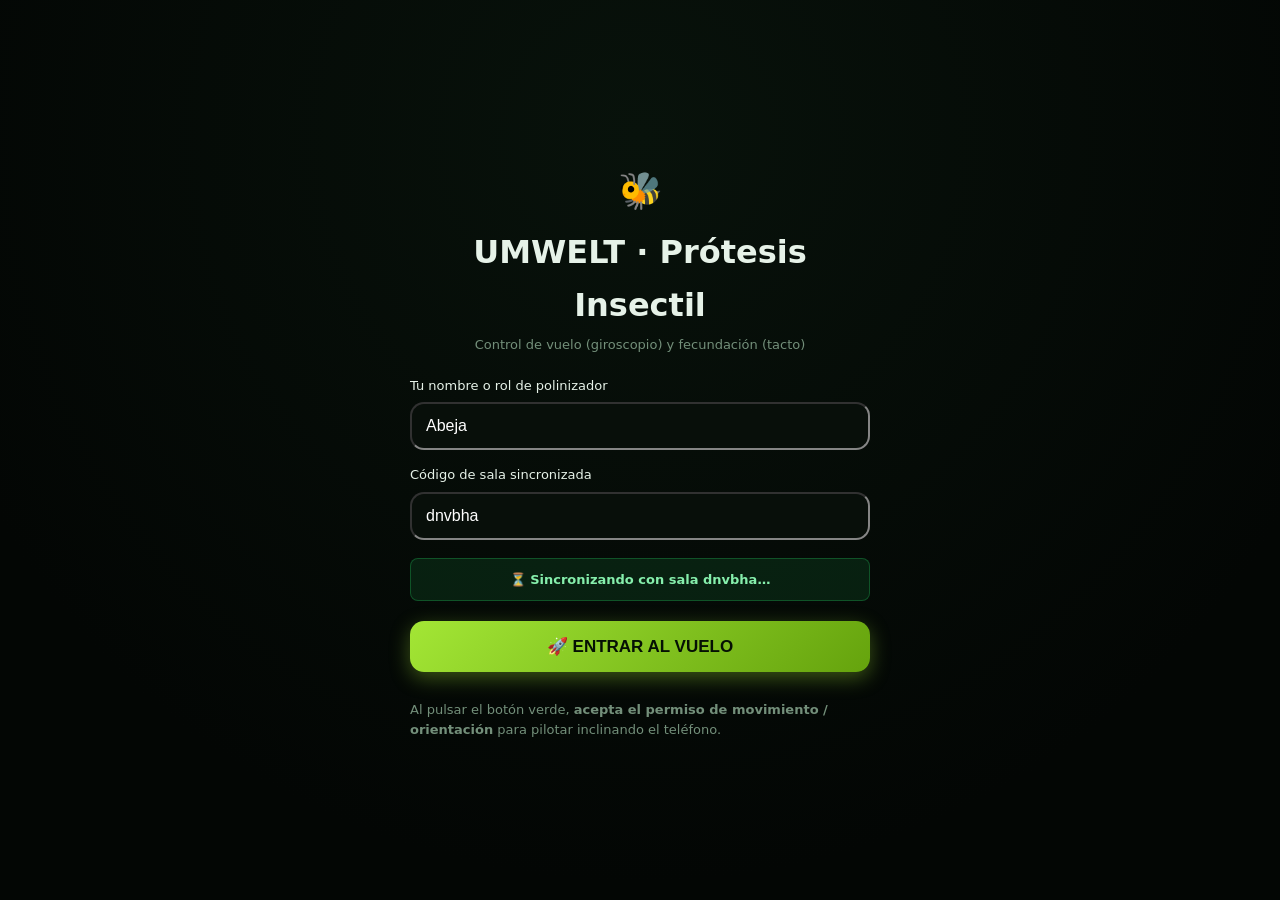
<file: public/index.html>
<!doctype html>
<html lang="es">
<head>
<meta charset="utf-8">
<meta name="viewport" content="width=device-width,initial-scale=1,viewport-fit=cover,user-scalable=no,maximum-scale=1">
<meta name="theme-color" content="#0a0710">
<meta name="apple-mobile-web-app-capable" content="yes">
<link rel="manifest" href="manifest.webmanifest">
<title>Tacto · control remoto</title>
<link rel="stylesheet" href="ui.css?v=20261116_2315">
<style>
  * { -webkit-tap-highlight-color: transparent; -webkit-touch-callout: none; box-sizing: border-box; }
  html, body { 
    height: 100%; min-height: 100dvh; margin: 0; padding: 0;
    font-size: 16px; overscroll-behavior: none; user-select: none; -webkit-user-select: none; 
  }
  body { 
    display: flex; flex-direction: column; gap: var(--sp-2); 
    padding: max(var(--sp-2), env(safe-area-inset-top)) max(var(--sp-3), env(safe-area-inset-right)) max(var(--sp-2), env(safe-area-inset-bottom)) max(var(--sp-3), env(safe-area-inset-left)); 
    background: radial-gradient(circle at 50% 15%, #08120b 0%, #030604 75%);
  }
  input { width: 100%; min-height: 48px; padding: 12px 14px; border-radius: var(--r-m); background: var(--bg-2); user-select: text; -webkit-user-select: text; font-size: 16px; /* 16px evita el zoom de iOS */ }
  label { font-size: 13px; font-weight: 500; }
  button { min-height: 48px; border-radius: var(--r-m); padding: 12px; font-weight: 600; }
  #join { display: flex; flex-direction: column; gap: var(--sp-3); margin: auto 0; max-width: 460px; width: 100%; align-self: center; }
  #join .field { display: flex; flex-direction: column; gap: 6px; }
  #join .note { color: var(--mut); font-size: 13px; line-height: 1.5; }
  #go { margin-top: var(--sp-2); font-size: 17px; }
  #run { display: none; flex: 1; min-height: 0; flex-direction: column; gap: var(--sp-2); }
  #bar { display: flex; justify-content: space-between; align-items: center; color: var(--mut); font-size: 13px; gap: var(--sp-2); padding: 0 var(--sp-1); }
  #bar { background: var(--card); border: 1px solid var(--line); border-radius: 999px; padding: 8px 14px; }
  #st { font-weight: 600; } #st.on { color: var(--ok); } #st.warn { color: var(--warn); }
  
  /* Botón gigante táctil de fecundación */
  .fecundar-btn {
    width: 100%; min-height: 68px; padding: 12px 16px; border-radius: var(--r-m);
    border: 2px solid rgba(163, 230, 53, 0.45);
    background: linear-gradient(135deg, rgba(163,230,53,0.16), rgba(101,163,13,0.24));
    color: #f7fee7; cursor: pointer; display: flex; flex-direction: column;
    align-items: center; justify-content: center; gap: 3px;
    box-shadow: 0 4px 18px rgba(0,0,0,0.35), inset 0 0 14px rgba(163,230,53,0.12);
    transition: all 120ms ease; user-select: none; -webkit-user-select: none;
    touch-action: none;
  }
  .fecundar-btn .btn-icon { font-size: 24px; line-height: 1; }
  .fecundar-btn .btn-title { font-size: 15px; font-weight: 800; letter-spacing: 0.04em; color: #bef264; }
  .fecundar-btn .btn-sub { font-size: 11px; color: #a3e635; opacity: 0.85; }
  .fecundar-btn:active, .fecundar-btn.fecundando {
    background: linear-gradient(135deg, #a3e635, #65a30d);
    color: #051004; border-color: #f7fee7;
    transform: scale(0.98);
    box-shadow: 0 0 28px rgba(163,230,53,0.65), inset 0 0 16px rgba(255,255,255,0.4);
  }
  .fecundar-btn.fecundando .btn-title { color: #051004; }
  .fecundar-btn.fecundando .btn-sub { color: #1e3a0a; font-weight: 600; }

  #surface { position: relative; flex: 1; min-height: 180px; border-radius: var(--r-l); border: 1px solid var(--line-2); overflow: hidden; touch-action: none;
             background: radial-gradient(circle at 50% 40%, #152217, #070e08 72%); }
  #cv { position: absolute; inset: 0; width: 100%; height: 100%; pointer-events: none; }
  #hud { position: absolute; left: 12px; top: 10px; right: 12px; font: 12px/1.5 var(--mono); color: #d8d2ee; pointer-events: none; white-space: pre; text-shadow: 0 1px 2px #000; overflow: hidden; }
  #hint { position: absolute; inset: 0; display: grid; place-items: center; color: var(--mut); pointer-events: none; text-align: center; padding: 0 24px; font-size: 14px; }
  #motionBar { display: flex; justify-content: space-between; align-items: center; background: var(--card); border: 1px solid var(--line); border-radius: 999px; padding: 8px 16px; font-size: 12px; color: var(--mut); margin-top: 2px; }
  .msg { font-size: 13px; }
  @media (max-height: 520px) { #hud { font-size: 11px; } .fecundar-btn { min-height: 54px; } }
</style>
</head>
<body>
  <div id="join" class="card">
    <div style="text-align: center; margin-bottom: 6px;">
      <span style="font-size: 36px;">🐝</span>
      <h1 style="margin: 6px 0 2px 0;">UMWELT <span>· Prótesis Insectil</span></h1>
      <p style="color: var(--mut); font-size: 13px; margin: 0;">Control de vuelo (giroscopio) y fecundación (tacto)</p>
    </div>
    <div class="field"><label for="name">Tu nombre o rol de polinizador</label>
    <input id="name" autocomplete="off" autocapitalize="off" maxlength="24" placeholder="ej: Abeja"></div>
    <div class="field"><label for="sala">Código de sala sincronizada</label>
    <input id="sala" autocomplete="off" autocapitalize="off" autocorrect="off" spellcheck="false" maxlength="24" placeholder="ej: k7m2xq"></div>
    <div id="joinStatus" style="display:none; font-size:13px; font-weight:600; color:#86efac; text-align:center; padding:10px 14px; background:rgba(34,197,94,0.12); border:1px solid rgba(34,197,94,0.3); border-radius:var(--r-s); margin-top:4px;"></div>
    <button id="go" class="primary" style="background: linear-gradient(135deg, #a3e635, #65a30d); color: #051004; font-size: 17px; font-weight: 700; padding: 15px; border: none; box-shadow: 0 6px 20px rgba(163,230,53,0.35); cursor: pointer; margin-top: 6px;">
      🚀 ENTRAR AL VUELO
    </button>
    <div class="msg" id="err" role="alert"></div>
    <div class="note">Al pulsar el botón verde, <b>acepta el permiso de movimiento / orientación</b> para pilotar inclinando el teléfono.</div>
  </div>

  <div id="run">
    <div id="bar"><span id="st" role="status" aria-live="polite">Conectando…</span><span id="info"></span></div>
    
    <!-- INDICADOR VISUAL CLARO DE DEDOS Y GESTOS -->
    <div id="touchStatePill" style="display:flex; align-items:center; justify-content:center; gap:8px; padding:6px 14px; border-radius:999px; background:rgba(255,255,255,0.06); border:1px solid rgba(255,255,255,0.12); font-size:12px; font-weight:600; text-align:center; transition: all 180ms ease;">
      <span id="touchStateIcon">🌱</span>
      <span id="touchStateText">En reposo · Toca con 1, 2 o 3 dedos</span>
    </div>

    <!-- BOTÓN GIGANTE TÁCTIL DE FECUNDACIÓN -->
    <button id="fecundarBtn" class="fecundar-btn" type="button" aria-label="Mantener presionado para fecundar flores en el prado">
      <span class="btn-icon">🌸</span>
      <span class="btn-title">MANTÉN PRESIONADO PARA FECUNDAR</span>
      <span class="btn-sub">✨ Fecunda el prado y libera el enjambre de polen</span>
    </button>

    <!-- CONTROL RÁPIDO DE ZOOM: ALEJAR / NORMAL / ACERCAR -->
    <div style="display:flex; gap:6px; width:100%;">
      <button id="zoomOutPill" type="button" style="flex:1; min-height:36px; padding:6px; font-size:11px; font-weight:600; background:rgba(255,255,255,0.08); border:1px solid var(--line); border-radius:var(--r-s); color:#d4e5d7; cursor:pointer;">🔭 Alejar</button>
      <button id="zoomNormalPill" type="button" style="flex:1; min-height:36px; padding:6px; font-size:11px; font-weight:600; background:rgba(255,255,255,0.08); border:1px solid var(--line); border-radius:var(--r-s); color:#d4e5d7; cursor:pointer;">🐝 FPV Normal</button>
      <button id="zoomInPill" type="button" style="flex:1; min-height:36px; padding:6px; font-size:11px; font-weight:600; background:rgba(255,255,255,0.08); border:1px solid var(--line); border-radius:var(--r-s); color:#d4e5d7; cursor:pointer;">👁️ Acercar UV</button>
    </div>

    <!-- SUPERFICIE DE VUELO Y POLINIZACIÓN TÁCTIL -->
    <div id="surface">
      <canvas id="cv" aria-hidden="true"></canvas>
      <div id="hud" aria-hidden="true"></div>
      <div id="hint">🌿 Desliza con 1 dedo para fecundar<br>🔍 Junta/separa 2 dedos para Zoom<br>🤖 Toca con 3 dedos para Error Maquínico</div>
    </div>

    <div id="motionBar">
      <span>🧭 Prótesis de vuelo</span>
      <b id="v-motion" style="color:var(--neo);">Tacto & Giroscopio Activos</b>
    </div>
    <div class="msg" id="err2" role="alert"></div>
  </div>

<script src="config.js?v=20261118_1410"></script>
<script src="tacto.js?v=20261118_1410"></script>
<script>
'use strict';
const $ = s => document.querySelector(s);
const ls = (k, v) => { try { if (v === undefined) return localStorage.getItem(k); localStorage.setItem(k, v); } catch {} return null; };
const clamp = (v, a = 0, b = 1) => Math.min(b, Math.max(a, v));
const r1 = v => Math.round(v * 10) / 10, r2 = v => Math.round(v * 100) / 100, r3 = v => Math.round(v * 1000) / 1000;

const Q = new URLSearchParams(location.search);
$('#name').value = ls('tacto.name') || 'Abeja';
$('#sala').value = Tacto.clean(Q.get('sala')) || Tacto.clean(ls('tacto.sala')) || '';

let client = null, base = '', name = '', sala = '';
const dev = ls('tacto.dev') || (ls('tacto.dev', Tacto.rand(6)), ls('tacto.dev'));
const pub = (kind, obj, qos = 0, retain = false) => client && client.connected && client.publish(`${base}/${kind}`, JSON.stringify(obj), { qos, retain });

// Actualización reactiva del nombre al escribir
$('#name').addEventListener('input', () => {
  name = $('#name').value.trim() || 'Abeja';
  ls('tacto.name', name);
  if (client && client.connected) publishStatus();
  if ($('#joinStatus') && sala) {
    $('#joinStatus').innerHTML = `🟢 <b>Conectado</b> a la sala <b>${sala}</b><br><span style="font-size:11px; opacity:0.85;">Apareces en pantalla como "${name}"</span>`;
  }
});

// ---------- capacidades detectadas (presión y diámetro dependen del teléfono) ----------
const S = { f: { min: 9, max: -1, n: 0 }, d: { min: 1e9, max: -1, n: 0 } };
const quality = (s, eps) => (!s.n ? 'sin datos aún' : s.max <= 0 ? 'sin dato' : s.n > 20 && s.max - s.min < eps ? 'constante' : 'variable');
const caps = () => ({ presion: quality(S.f, 0.02), diametro: quality(S.d, 1), tacto: 'ontouchstart' in window ? 'touch' : 'puntero' });
let lastCaps = '';
function publishStatus() {
  name = $('#name').value.trim() || 'Abeja';
  pub('status', { online: true, name, caps: { ...caps(), motion: motionOn } }, 1, true);
}

// ---------- conexión MQTT (idempotente y con auto-conexión) ----------
let connectingPromise = null;
async function connect() {
  if (client && client.connected) return;
  if (connectingPromise) return connectingPromise;
  connectingPromise = (async () => {
    name = $('#name').value.trim() || 'Abeja';
    sala = Tacto.clean($('#sala').value) || Tacto.clean(Q.get('sala')) || Tacto.clean(ls('tacto.sala')) || '';
    if (sala.length < 4) return;
    base = `tacto/${sala}/${dev}`;
    const will = { topic: `${base}/status`, payload: JSON.stringify({ online: false, name }), qos: 1, retain: true };
    const o = await Tacto.open({ clientId: 'tel-' + dev, will });
    client = o.client;
    const where = /^wss?:\/\/(localhost|\d+\.\d+\.\d+\.\d+)/.test(o.broker) ? 'broker local' : 'broker público';
    $('#info').textContent = `sala ${sala} · ${where}`;
    client.on('connect', () => {
      $('#st').textContent = '● conectado'; $('#st').className = 'on';
      if ($('#joinStatus')) {
        $('#joinStatus').innerHTML = `🟢 <b>Conectado</b> a la sala <b>${sala}</b><br><span style="font-size:11px; opacity:0.85;">Apareces en pantalla como "<b>${name}</b>"</span>`;
        $('#joinStatus').style.display = 'block';
      }
      client.subscribe(`${base}/cmd`);
      publishStatus();
    });
    client.on('reconnect', () => { $('#st').textContent = 'Reconectando…'; $('#st').className = 'warn'; });
    client.on('offline', () => { $('#st').textContent = 'Sin conexión'; $('#st').className = 'warn'; });
    client.on('error', e => {
      console.error('MQTT error:', e);
      if ($('#err')) $('#err').textContent = 'Error MQTT: ' + (e.message || e);
      if ($('#err2')) $('#err2').textContent = 'MQTT: ' + (e.message || e);
    });
    client.on('message', (t, p) => {
      try { const m = JSON.parse(p.toString()); if (m.ping != null) pub('pong', { t: m.ping }); } catch {}
    });
  })();
  return connectingPromise;
}

// ---------- tacto ----------
const surf = $('#surface'), cv = $('#cv'), g = cv.getContext('2d');
let cur = { n: 0, p: [], ar: 1 }, lastN = 0, queued = false;
function fit() { const d = devicePixelRatio || 1, r = surf.getBoundingClientRect(); cv.width = r.width * d; cv.height = r.height * d; g.setTransform(d, 0, 0, d, 0, 0); }
addEventListener('resize', fit);

function setTouches(p, r) {
  cur = { n: p.length, p, ar: r3(r.width / (r.height || 1)) };
  for (const z of p) {
    S.f.n++; S.f.min = Math.min(S.f.min, z.f); S.f.max = Math.max(S.f.max, z.f);
    S.d.n++; S.d.min = Math.min(S.d.min, z.d); S.d.max = Math.max(S.d.max, z.d);
  }
  if (p.length) $('#hint').style.display = 'none';
  updateTouchStateUI(cur.n);
  if (cur.n !== lastN) { lastN = cur.n; sendTouch(1); } // cambios de cantidad de dedos: entrega garantizada
  else if (!queued) { queued = true; requestAnimationFrame(() => { queued = false; sendTouch(0); }); } // movimiento: hasta ~60 por segundo
}
const sendTouch = qos => pub('touch', { t: Date.now(), n: cur.n, ar: cur.ar, p: cur.p.map(z => ({ i: z.i, x: r3(z.x), y: r3(z.y), f: r3(z.f), d: Math.round(z.d) })) }, qos);

function updateTouchStateUI(n) {
  const pill = $('#touchStatePill');
  const icon = $('#touchStateIcon');
  const text = $('#touchStateText');
  if (!pill || !text) return;
  if (n === 0) {
    pill.style.background = 'rgba(255,255,255,0.06)';
    pill.style.borderColor = 'rgba(255,255,255,0.12)';
    if (icon) icon.textContent = '🌱';
    text.textContent = 'En reposo · Toca con 1, 2 o 3 dedos';
    text.style.color = 'var(--mut)';
  } else if (n === 1) {
    pill.style.background = 'rgba(163,230,53,0.18)';
    pill.style.borderColor = '#a3e635';
    if (icon) icon.textContent = '🌸';
    text.textContent = '1 DEDO: Fecundando flores delicadamente';
    text.style.color = '#bef264';
  } else if (n === 2) {
    pill.style.background = 'rgba(56,189,248,0.22)';
    pill.style.borderColor = '#38bdf8';
    if (icon) icon.textContent = '🔍';
    text.textContent = '2 DEDOS: Control de Zoom (Pellizco In / Out)';
    text.style.color = '#7dd3fc';
  } else {
    pill.style.background = 'rgba(236,72,153,0.35)';
    pill.style.borderColor = '#ec4899';
    if (icon) icon.textContent = '🤖';
    text.textContent = `🚨 ${n} DEDOS: ¡FALLA DE TRADUCCIÓN! (ROBOT)`;
    text.style.color = '#f472b6';
    if (navigator.vibrate) try { navigator.vibrate([70, 50, 70]); } catch {}
  }
}

// Botones directos de Zoom para probar Alejar (Panorámica), Normal y Acercar (UV)
const zoomOutPill = $('#zoomOutPill');
const zoomNormalPill = $('#zoomNormalPill');
const zoomInPill = $('#zoomInPill');

function triggerMobileZoom(x1, x2, label, icon) {
  let count = 0;
  const pill = $('#touchStatePill');
  const iconEl = $('#touchStateIcon');
  const textEl = $('#touchStateText');
  if (pill && textEl) {
    pill.style.background = 'rgba(56,189,248,0.22)';
    pill.style.borderColor = '#38bdf8';
    if (iconEl) iconEl.textContent = icon;
    textEl.textContent = label;
    textEl.style.color = '#7dd3fc';
  }
  const iv = setInterval(() => {
    pub('touch', { t: Date.now(), n: 2, ar: 1, p: [{ i: 1, x: x1, y: 0.5, f: 0.8, d: 30 }, { i: 2, x: x2, y: 0.5, f: 0.8, d: 30 }] }, 1);
    count++;
    if (count >= 6) {
      clearInterval(iv);
      setTimeout(() => {
        if (cur.n === 0) {
          pub('touch', { t: Date.now(), n: 0, ar: 1, p: [] }, 1);
          updateTouchStateUI(0);
        }
      }, 100);
    }
  }, 45);
}

if (zoomOutPill) {
  zoomOutPill.onclick = () => {
    triggerMobileZoom(0.48, 0.52, '🔍 ZOOM OUT: Panorámica (Color Normal)', '🔭');
  };
}
if (zoomNormalPill) {
  zoomNormalPill.onclick = () => {
    triggerMobileZoom(0.38, 0.62, '🔍 ZOOM NORMAL: Vuelo FPV (Color Natural)', '🐝');
  };
}
if (zoomInPill) {
  zoomInPill.onclick = () => {
    triggerMobileZoom(0.12, 0.88, '🔍 ZOOM IN: Espectro UV (Abeja)', '👁️');
  };
}

// Dedos (Touch Events: traen presión y radio de contacto)
const slots = new Map(); // identifier -> casilla 1..5 (estable mientras el dedo siga apoyado)
function slotFor(id) {
  if (slots.has(id)) return slots.get(id);
  const used = new Set(slots.values());
  for (let s = 1; s <= 5; s++) if (!used.has(s)) { slots.set(id, s); return s; }
  return null;
}
function onTouch(e) {
  e.preventDefault();
  const r = surf.getBoundingClientRect();
  const list = Array.from(e.touches && e.touches.length ? e.touches : (e.targetTouches || []));
  const ids = new Set(list.map(t => t.identifier));
  for (const id of [...slots.keys()]) if (!ids.has(id)) slots.delete(id);
  const p = [];
  for (const t of list) {
    const i = slotFor(t.identifier); if (!i) continue;
    const rx = t.radiusX ?? t.webkitRadiusX ?? 0, ry = t.radiusY ?? t.webkitRadiusY ?? 0;
    p.push({ 
      i, 
      x: clamp((t.clientX - r.left) / (r.width || 1)), 
      y: clamp((t.clientY - r.top) / (r.height || 1)), 
      f: t.force ?? t.webkitForce ?? 0.8, 
      d: Math.max(32, rx + ry) 
    });
  }
  setTouches(p.sort((a, b) => a.i - b.i), r);
}
['touchstart', 'touchmove', 'touchend', 'touchcancel'].forEach(n => surf.addEventListener(n, onTouch, { passive: false }));
['gesturestart', 'gesturechange'].forEach(n => document.addEventListener(n, e => e.preventDefault()));
surf.addEventListener('contextmenu', e => e.preventDefault());

// Ratón o lápiz sobre la superficie del teléfono
const ptrs = new Map();
function fromPtrs() {
  const r = surf.getBoundingClientRect(), p = []; let i = 0;
  for (const e of ptrs.values()) { 
    if (++i > 5) break; 
    p.push({ 
      i, 
      x: clamp((e.clientX - r.left) / (r.width || 1)), 
      y: clamp((e.clientY - r.top) / (r.height || 1)), 
      f: e.pressure || 0.8, 
      d: Math.max(35, Math.max(e.width || 0, e.height || 0)) 
    }); 
  }
  setTouches(p, r);
}
surf.addEventListener('pointerdown', e => { if (e.pointerType === 'touch') return; surf.setPointerCapture(e.pointerId); ptrs.set(e.pointerId, e); fromPtrs(); });
surf.addEventListener('pointermove', e => { if (ptrs.has(e.pointerId)) { ptrs.set(e.pointerId, e); fromPtrs(); } });
const pend = e => { if (ptrs.delete(e.pointerId)) fromPtrs(); };
surf.addEventListener('pointerup', pend); surf.addEventListener('pointercancel', pend);

// ================= BOTÓN GIGANTE TÁCTIL DE FECUNDACIÓN =================
const fecundarBtn = $('#fecundarBtn');
let isBtnFecundando = false;
let fecundarInterval = null;
let simulatedBtnTouchAngle = 0;

function startFecundarBtn(e) {
  if (e) { e.preventDefault(); e.stopPropagation(); }
  if (isBtnFecundando) return;
  isBtnFecundando = true;
  fecundarBtn.classList.add('fecundando');
  const titleEl = fecundarBtn.querySelector('.btn-title');
  const iconEl = fecundarBtn.querySelector('.btn-icon');
  const subEl = fecundarBtn.querySelector('.btn-sub');
  if (titleEl) titleEl.textContent = '✨ FECUNDANDO EL PRADO...';
  if (iconEl) iconEl.textContent = '✨';
  if (subEl) subEl.textContent = '🌸 Polinizando y haciendo florecer el campo';

  if (navigator.vibrate) try { navigator.vibrate([35, 45]); } catch {}

  const r = surf.getBoundingClientRect();
  // Primer pulso inmediato
  setTouches([{ i: 1, x: 0.5, y: 0.5, f: 0.85, d: 36 }], r);

  clearInterval(fecundarInterval);
  fecundarInterval = setInterval(() => {
    if (!isBtnFecundando) return;
    // Mantiene el punto centrado y delicado sin descontrol
    setTouches([{ i: 1, x: 0.5, y: 0.5, f: 0.85, d: 36 }], surf.getBoundingClientRect());
  }, 110);
}

function stopFecundarBtn(e) {
  if (e) { e.preventDefault(); e.stopPropagation(); }
  if (!isBtnFecundando) return;
  isBtnFecundando = false;
  clearInterval(fecundarInterval);
  fecundarBtn.classList.remove('fecundando');
  const titleEl = fecundarBtn.querySelector('.btn-title');
  const iconEl = fecundarBtn.querySelector('.btn-icon');
  const subEl = fecundarBtn.querySelector('.btn-sub');
  if (titleEl) titleEl.textContent = 'MANTÉN PRESIONADO PARA FECUNDAR';
  if (iconEl) iconEl.textContent = '🌸';
  if (subEl) subEl.textContent = '✨ Fecunda el prado y libera el enjambre de polen';

  if (cur.p.length <= 1) {
    setTouches([], surf.getBoundingClientRect());
  }
}

['pointerdown', 'touchstart', 'mousedown'].forEach(ev => fecundarBtn.addEventListener(ev, startFecundarBtn, { passive: false }));
['pointerup', 'pointercancel', 'touchend', 'touchcancel', 'mouseup', 'mouseleave'].forEach(ev => fecundarBtn.addEventListener(ev, stopFecundarBtn, { passive: false }));

// Dibujo y panel de datos
function draw() {
  const r = surf.getBoundingClientRect(); g.clearRect(0, 0, r.width, r.height);
  const isLandscape = r.width > r.height;

  // Guía visual interactiva de control
  if (cur.p.length === 0) {
    g.save();
    g.strokeStyle = 'rgba(255, 255, 255, 0.08)';
    g.lineWidth = 1;
    if (isLandscape) {
      g.beginPath();
      g.moveTo(r.width / 2, 16);
      g.lineTo(r.width / 2, r.height - 16);
      g.stroke();

      g.fillStyle = 'rgba(163, 230, 53, 0.45)';
      g.font = 'bold 12px system-ui, sans-serif';
      g.textAlign = 'center';
      g.fillText('🕹️ TIMÓN DE VUELO (PULGAR IZQ)', r.width * 0.25, r.height / 2);
      g.fillText('🌸 FECUNDAR FLORES (PULGAR DER)', r.width * 0.75, r.height / 2);
    } else {
      g.fillStyle = 'rgba(163, 230, 53, 0.45)';
      g.font = 'bold 13px system-ui, sans-serif';
      g.textAlign = 'center';
      g.fillText('🌿 DESLIZA PARA VOLAR Y FECUNDAR', r.width / 2, r.height / 2);
    }
    g.restore();
  }

  for (const z of cur.p) {
    const x = z.x * r.width, y = z.y * r.height, rad = Math.max(26, z.d / 2);
    g.fillStyle = `hsla(${270 + z.f * 80},85%,62%,${0.25 + z.f * 0.5})`; g.beginPath(); g.arc(x, y, rad, 0, 7); g.fill();
    g.strokeStyle = '#e6ff3d'; g.lineWidth = 2.5; g.beginPath(); g.arc(x, y, rad, 0, 7); g.stroke();
    g.beginPath(); g.moveTo(x - rad - 10, y); g.lineTo(x + rad + 10, y); g.moveTo(x, y - rad - 10); g.lineTo(x, y + rad + 10); g.stroke();
    g.fillStyle = '#fff'; g.font = 'bold 13px system-ui'; g.textAlign = 'center';
    const label = isLandscape ? (z.x < 0.5 ? '🕹️ Timón' : '🌸 Polen') : '🐝 ' + z.i;
    g.fillText(label, x, y - rad - 14);
  }
  const c = caps(), lines = [`dedos ${cur.n}`];
  for (const z of cur.p) lines.push(`${z.i}  x ${r2(z.x).toFixed(2)}  y ${r2(z.y).toFixed(2)}`);
  lines.push(`modo: ${isLandscape ? 'horizontal (control de play)' : 'vertical'}`);
  $('#hud').textContent = lines.join('\n');
  requestAnimationFrame(draw);
}
setInterval(() => { const k = JSON.stringify(caps()); if (k !== lastCaps) { lastCaps = k; publishStatus(); } }, 700);
// Heartbeat continuo para garantizar que el lobby del laptop registre al teléfono inmediatamente
setInterval(() => { if (client && client.connected) publishStatus(); }, 2000);

// ---------- giro (orientación normalizada para horizontal / play y vertical) ----------
let motionOn = false, bound = false, ang = null, rot = null, acc = null, mdirty = false;
async function askMotion() { // iOS exige permiso explícito desde un gesto; Android no
  for (const R of [window.DeviceMotionEvent, window.DeviceOrientationEvent])
    if (R && typeof R.requestPermission === 'function') {
      const r = await R.requestPermission();
      if (r !== 'granted') throw new Error('Permiso de movimiento denegado. En iPhone: cierra Safari por completo y vuelve a entrar.');
    }
}
function bindMotion() {
  if (bound) return; bound = true;
  addEventListener('deviceorientation', e => {
    const rawA = e.alpha || 0, rawB = e.beta || 0, rawG = e.gamma || 0;
    // Detección automática: horizontal (control de play) vs vertical
    const oAngle = (screen.orientation && screen.orientation.angle != null) ? screen.orientation.angle : (window.orientation || 0);
    const isLand = Math.abs(oAngle) === 90 || oAngle === 270 || (window.innerWidth > window.innerHeight);

    let roll = rawG;
    let pitch = rawB;

    if (oAngle === 90) {
      // Horizontal girado a la izquierda (como control de play estándar)
      roll = -rawB;
      pitch = rawG;
    } else if (oAngle === 270 || oAngle === -90) {
      // Horizontal girado a la derecha
      roll = rawB;
      pitch = -rawG;
    } else if (isLand && Math.abs(rawG) > Math.abs(rawB)) {
      roll = -rawB;
      pitch = rawG;
    }

    ang = [rawA, pitch, roll];
    mdirty = true;
  });
  addEventListener('devicemotion', e => {
    const r = e.rotationRate, a = e.accelerationIncludingGravity;
    if (r) rot = [r.beta || 0, r.gamma || 0, r.alpha || 0];
    if (a) acc = [a.x || 0, a.y || 0, a.z || 0];
    mdirty = true;
  });
  setInterval(() => {
    if (!motionOn || !mdirty) return; mdirty = false;
    pub('motion', { t: Date.now(), a: ang && ang.map(r1), r: rot && rot.map(r1), c: acc && acc.map(r2) });
    if (ang) {
      const oAngle = (screen.orientation && screen.orientation.angle != null) ? screen.orientation.angle : (window.orientation || 0);
      const mode = (Math.abs(oAngle) === 90 || oAngle === 270 || window.innerWidth > window.innerHeight) ? '🎮 Horizontal (Play)' : '📱 Vertical';
      $('#v-motion').textContent = `${mode} · ${Math.round(ang[2])}°`;
    }
  }, 33);
}

const setOn = (id, on) => { const el = $(id); if (el) { el.classList.toggle('active', on); el.setAttribute('aria-pressed', on); } };
const fail = e => { if ($('#err2')) $('#err2').textContent = e.message || String(e); };

// ---------- entrar al vuelo ----------
async function wake() { try { await navigator.wakeLock?.request('screen'); } catch {} }
$('#go').onclick = async () => {
  name = $('#name').value.trim() || 'Abeja';
  sala = Tacto.clean($('#sala').value);
  if (sala.length < 4) { $('#err').textContent = 'Escribe la sala que muestra la experiencia (mínimo 4 caracteres).'; return; }
  if (!window.isSecureContext) { $('#err').textContent = 'Los sensores de movimiento necesitan HTTPS. El tacto funcionará igual.'; }
  ls('tacto.name', name); ls('tacto.sala', sala);
  try {
    await askMotion();
    bindMotion();
    motionOn = true;
    if ($('#v-motion')) $('#v-motion').textContent = 'Sensores Activos';
  } catch (e) {
    console.warn('Motion error:', e);
    if ($('#err')) $('#err').textContent = e.message + ' Puedes continuar con el tacto.';
  }
  $('#join').style.display = 'none';
  $('#run').style.display = 'flex';
  fit();
  draw();
  wake();
  document.addEventListener('visibilitychange', () => document.visibilityState === 'visible' && wake());
  try {
    await connect();
    publishStatus();
  } catch (e) {
    if ($('#st')) $('#st').textContent = 'No se pudo conectar';
    fail(e);
  }
};

// AUTO-CONEXIÓN INMEDIATA SI VIENE DE CÓDIGO QR (?sala=...)
const initialSala = Tacto.clean(Q.get('sala')) || Tacto.clean($('#sala').value);
if (initialSala.length >= 4) {
  sala = initialSala;
  if ($('#joinStatus')) {
    $('#joinStatus').style.display = 'block';
    $('#joinStatus').innerHTML = `⏳ Sincronizando con sala <b>${sala}</b>…`;
  }
  connect().catch(e => console.warn('Pre-connect error:', e));
}
</script>
</body>
</html>
</file>
<file: public/ui.css>
/* Tacto · UMWELT: El Jardín de Frankenstein
 * Estilos Editoriales / Curatoriales: Atmosférico, Inmersivo y Orgánico.
 */
:root {
  color-scheme: dark;
  --bg: #030604;
  --bg-2: #080f0a;          /* campos */
  --card: #0d1610;
  --card-2: #132018;        /* hover / activo */
  --line: #1a2a1f;
  --line-2: #243d2c;
  --fg: #e6f2e8;
  --mut: #738f7a;           /* texto secundario */
  --vio: #9333ea;           /* ultravioleta */
  --vio-2: #c084fc;
  --neo: #e6ff3d;           /* polen amarillo flúor */
  --neo-ink: #101400;
  --ok: #4ade80;
  --warn: #fbbf24;
  --err: #f43f5e;           /* necrosis / alarma */

  --r-s: 8px; --r-m: 14px; --r-l: 22px;
  --sp-1: 4px; --sp-2: 8px; --sp-3: 14px; --sp-4: 20px; --sp-5: 32px; --sp-6: 48px;
  --ring: 0 0 0 2px var(--bg), 0 0 0 4px var(--neo);
  --font: system-ui, -apple-system, "Segoe UI", Roboto, sans-serif;
  --serif: "Georgia", "Times New Roman", serif;
  --mono: ui-monospace, "SF Mono", Menlo, Consolas, monospace;
  --ease: 240ms cubic-bezier(.16, 1, .3, 1);
}

* { box-sizing: border-box; }
html { scroll-behavior: smooth; }
body { 
  margin: 0; min-height: 100%; 
  background: radial-gradient(circle at 50% 15%, #08120b 0%, #030604 75%); 
  color: var(--fg); font: 14px/1.65 var(--font); 
  -webkit-font-smoothing: antialiased; 
}
[hidden] { display: none !important; }

/* 1. NAVEGACIÓN SUPERIOR FLOTANTE */
nav.top-bar {
  display: flex; align-items: center; justify-content: space-between;
  padding: 14px 28px; position: sticky; top: 0; z-index: 50;
  background: rgba(3, 6, 4, 0.85); backdrop-filter: blur(14px);
  border-bottom: 1px solid var(--line);
}
nav.top-bar b { letter-spacing: 0.12em; font-size: 15px; font-weight: 700; }
nav.top-bar b span { color: var(--neo); text-shadow: 0 0 14px rgba(230,255,61,0.4); }
.nav-links { display: flex; align-items: center; gap: 16px; font-size: 12px; }
.nav-links a { color: var(--mut); text-decoration: none; transition: color var(--ease); }
.nav-links a:hover { color: var(--fg); }

/* 2. SECCIÓN 1: CARÁTULA POÉTICA */
section.hero-cover {
  min-height: 78vh; display: flex; flex-direction: column;
  justify-content: center; align-items: center; text-align: center;
  padding: var(--sp-6) var(--sp-4);
  background: radial-gradient(ellipse at 50% 40%, rgba(13,26,17,0.7) 0%, rgba(3,6,4,0) 70%);
}
.hero-tag { font-size: 11px; letter-spacing: 0.24em; text-transform: uppercase; color: var(--neo); margin-bottom: 14px; font-family: var(--mono); }
.hero-title { 
  font-family: var(--serif); font-size: clamp(34px, 5.2vw, 62px); 
  font-weight: 400; line-height: 1.18; margin: 0 0 18px; 
  letter-spacing: -0.01em; color: #f2faf3;
}
.hero-title em { font-style: italic; color: var(--neo); text-shadow: 0 0 20px rgba(230,255,61,0.25); }
.hero-sub { 
  max-width: 660px; font-size: 16px; line-height: 1.65; 
  color: var(--mut); margin: 0 0 34px; 
}

/* 3 Botones Interactivos con igual presencia y hover reactivo */
.hero-actions { 
  display: flex; gap: 14px; align-items: center; flex-wrap: wrap; justify-content: center; 
}
.btn-nav { 
  background: var(--card); color: var(--fg); border: 1px solid var(--line-2);
  font-weight: 600; font-size: 13px; padding: 12px 24px; border-radius: 999px;
  cursor: pointer; text-decoration: none; display: inline-flex; align-items: center; gap: 8px;
  transition: transform 220ms ease, border-color 220ms ease, background 220ms ease, box-shadow 220ms ease, opacity 220ms ease;
}
.btn-nav:hover { 
  transform: translateY(-3px) scale(1.04); 
  border-color: var(--neo); 
  background: var(--neo); 
  color: var(--neo-ink);
  box-shadow: 0 0 30px rgba(230,255,61,0.5); 
}
.hero-actions:hover .btn-nav:not(:hover) {
  opacity: 0.65;
  transform: scale(0.97);
}

/* 3. SECCIÓN 2: COMUNICADO CURATORIAL */
section.curatorial-section {
  max-width: 860px; margin: 0 auto var(--sp-6); padding: 0 var(--sp-4);
}
.curatorial-card {
  background: rgba(13,22,16,0.72); border: 1px solid var(--line);
  border-radius: var(--r-l); padding: var(--sp-5);
  backdrop-filter: blur(14px); box-shadow: 0 16px 45px rgba(0,0,0,0.6);
}
.curatorial-tag {
  font-size: 11px; letter-spacing: 0.22em; text-transform: uppercase;
  color: var(--neo); font-family: var(--mono); margin-bottom: 12px;
}
.curatorial-card h2 { 
  font-family: var(--serif); font-size: 26px; font-weight: 400;
  color: #fff; margin: 0 0 20px; letter-spacing: 0.02em;
}
.curatorial-body { font-size: 15px; line-height: 1.85; color: #d4e5d7; }
.curatorial-body p { margin: 0 0 16px; }
.curatorial-body p.lead-p { font-size: 16px; color: #effaf1; }
.curatorial-body b { color: #fff; font-weight: 600; }
.curatorial-question {
  margin: 26px 0 0; padding: 20px 24px; border-radius: var(--r-m);
  background: rgba(4, 9, 6, 0.75); border-left: 3px solid var(--neo);
  font-family: var(--serif); font-size: 18px; font-style: italic; color: #f5fdf7;
  line-height: 1.6;
}

/* 4. SECCIÓN 3: EL ESPACIO INMERSIVO */
section.interactive-arena {
  max-width: 1420px; margin: 0 auto var(--sp-6); width: 100%;
  padding: 0 var(--sp-4); display: flex; flex-direction: column; gap: var(--sp-3);
}

#stageWrap { 
  position: relative; width: 100%; aspect-ratio: 16/9; min-height: 560px;
  background: radial-gradient(circle at 50% 25%, #08170e, #020503 94%); 
  border-radius: var(--r-l); overflow: hidden; border: 1px solid var(--line-2); 
  perspective: 900px; perspective-origin: 50% 40%; touch-action: none; 
  box-shadow: 0 24px 60px rgba(0,0,0,0.85), 0 0 45px rgba(74,222,128,0.08);
  transition: background 350ms ease, box-shadow 350ms ease;
}

#flightWorld { 
  position: absolute; inset: 0; width: 100%; height: 100%; 
  transform-style: preserve-3d; will-change: transform; pointer-events: none; 
}

/* Plano de flores infinito con degradado radial: CERO bordes rectangulares o cortes en esquinas */
#groundPlane { 
  position: absolute; left: 50%; top: 50%; width: 2400px; height: 2400px; 
  margin-left: -1200px; margin-top: -1200px;
  transform-origin: 50% 50%; transform: rotateX(20deg) translateZ(-10px); 
  transform-style: preserve-3d; will-change: transform; 
  -webkit-mask-image: radial-gradient(ellipse at 50% 50%, black 58%, rgba(0,0,0,0.85) 78%, transparent 98%);
  mask-image: radial-gradient(ellipse at 50% 50%, black 58%, rgba(0,0,0,0.85) 78%, transparent 98%);
}

#meadowBase, #meadowLife { 
  position: absolute; inset: 0; width: 100%; height: 100%; display: block; 
  transition: filter 350ms cubic-bezier(0.2, 0.8, 0.2, 1);
}

#meadowBase { 
  /* Campo durmiente / seco poético: sutil, atenuado y sepia para que florezca con el tacto */
  filter: grayscale(85%) contrast(92%) brightness(34%) sepia(30%); 
  opacity: 0.95; 
}

#meadowLife { 
  opacity: 1; will-change: filter, transform; 
}

/* Glitch visual momentáneo y parpadeo de contraste (Falla de traducción / Point 8) */
#stageWrap.glitch-active {
  filter: invert(85%) contrast(260%) saturate(220%) hue-rotate(90deg);
  transform: translate(3px, -3px) skewX(2deg);
}

.glitch-banner {
  position: absolute; top: 50%; left: 50%; transform: translate(-50%, -50%) scale(0.92);
  background: rgba(22, 6, 28, 0.94); border: 2px solid #ec4899;
  border-radius: var(--r-m); padding: 18px 28px; text-align: center;
  box-shadow: 0 0 50px rgba(236, 72, 153, 0.7), 0 0 25px rgba(168, 85, 247, 0.5);
  pointer-events: none; z-index: 100; opacity: 0;
  transition: opacity 220ms ease, transform 220ms ease;
  backdrop-filter: blur(12px);
}
.glitch-banner.active {
  opacity: 1; transform: translate(-50%, -50%) scale(1);
}
.glitch-title {
  font-family: var(--mono); font-size: 16px; font-weight: 800; letter-spacing: 0.12em;
  color: #f472b6; margin-bottom: 6px; text-shadow: 0 0 12px rgba(244,114,182,0.9);
}
.glitch-sub {
  font-size: 12px; color: #fbcfe8; max-width: 440px; line-height: 1.5;
}

/* Lienzos 2D fuera del mundo 3D: CERO cortes por Z-buffer */
#particlesCanvas, #hudCanvas { 
  position: absolute; inset: 0; width: 100%; height: 100%; pointer-events: none; z-index: 2;
}

/* SELECTOR DE PERSPECTIVA RÁPIDA (STREET VIEW) */
.view-switcher {
  position: absolute; top: 14px; left: 16px; z-index: 5;
  display: flex; gap: 4px; background: rgba(5, 10, 7, 0.82);
  padding: 4px; border-radius: 999px; border: 1px solid var(--line);
  backdrop-filter: blur(10px);
}
.view-btn {
  background: transparent; border: none; color: var(--mut);
  font-size: 11px; font-weight: 600; padding: 6px 14px; border-radius: 999px;
  cursor: pointer; transition: all 180ms ease; font-family: var(--font);
}
.view-btn:hover { color: var(--fg); background: var(--card-2); }
.view-btn.active {
  background: var(--neo); color: var(--neo-ink); font-weight: 700;
  box-shadow: 0 0 12px rgba(230,255,61,0.3);
}

/* MODO ESPECTRO ULTRAVIOLETA (Visión de la Abeja según Jakob von Uexküll) */
.uv-active #meadowLife {
  filter: hue-rotate(220deg) saturate(240%) contrast(140%) brightness(130%) !important;
}
.uv-active #meadowBase {
  filter: grayscale(10%) sepia(85%) hue-rotate(205deg) brightness(46%) contrast(125%) !important;
}
.uv-active#stageWrap {
  background: radial-gradient(circle at 50% 25%, #080f33, #01030e 94%) !important;
  box-shadow: 0 24px 60px rgba(0,0,0,0.95), 0 0 65px rgba(138, 43, 226, 0.4) !important;
}

@keyframes petalBreatheLeft {
  0% { transform: rotate(0deg) scale(1); }
  100% { transform: rotate(4deg) scale(1.08); }
}
@keyframes petalBreatheRight {
  0% { transform: rotate(0deg) scale(1); }
  100% { transform: rotate(-4.5deg) scale(1.09); }
}


#desktopHelper b { color: var(--neo); font-weight: 600; }

#waiting { 
  position: absolute; top: 18px; left: 50%; transform: translateX(-50%);
  display: flex; flex-direction: column; align-items: center; gap: 4px; 
  text-align: center; padding: 10px 24px; background: rgba(4, 10, 6, 0.88); 
  border: 1px solid var(--line-2); border-radius: 999px;
  backdrop-filter: blur(12px); pointer-events: none; z-index: 10; 
  transition: opacity 300ms ease, transform 300ms ease;
  box-shadow: 0 10px 30px rgba(0,0,0,0.6);
}
#waiting[hidden] { display: none !important; }
#waiting b { font-size: 13px; color: var(--neo); letter-spacing: 0.05em; font-family: var(--font); } 
#waiting span { color: var(--mut); font-size: 11px; max-width: 520px; }

/* POPUP FLOTANTE DE CLÍMAX (No bloquea la vista del prado mutando de color) */
#climaxModal {
  position: absolute; top: 20px; left: 50%; transform: translateX(-50%) translateY(-20px);
  z-index: 20; display: none; pointer-events: auto;
  opacity: 0; transition: opacity 400ms ease, transform 400ms ease;
  max-width: 600px; width: calc(100% - 32px);
}
#climaxModal.active { 
  display: block; opacity: 1; transform: translateX(-50%) translateY(0); 
}
.climax-banner {
  background: rgba(8, 16, 11, 0.92); border: 1px solid var(--neo);
  border-radius: var(--r-l); padding: 22px 28px; backdrop-filter: blur(16px);
  box-shadow: 0 0 50px rgba(230,255,61,0.35), 0 20px 45px rgba(0,0,0,0.85);
  text-align: center; animation: pulse-border 3s ease-in-out infinite;
}
.climax-tag {
  font-family: var(--mono); font-size: 10px; letter-spacing: 0.22em;
  color: var(--warn); margin-bottom: 6px; text-transform: uppercase;
}
.climax-banner h3 {
  font-family: var(--serif); font-size: 22px; color: #fff; margin: 0 0 8px;
  letter-spacing: 0.05em; font-weight: 400;
}
.climax-banner h3 span { color: var(--neo); font-style: italic; }
.climax-banner p {
  color: #cce3d1; font-size: 13px; line-height: 1.6; margin: 0 0 16px;
}
.climax-actions { display: flex; justify-content: center; }
@keyframes pulse-border {
  50% { box-shadow: 0 0 65px rgba(230,255,61,0.5), 0 20px 45px rgba(0,0,0,0.85); }
}

/* Barra de Descubrimiento Orgánico */
.discovery-bar {
  display: flex; justify-content: space-between; align-items: center;
  background: var(--card); border: 1px solid var(--line);
  border-radius: var(--r-m); padding: 12px 20px; flex-wrap: wrap; gap: 12px;
}
.stat-pill { display: flex; align-items: center; gap: 8px; font-size: 12px; color: var(--mut); }
.stat-pill span { color: var(--fg); font-weight: 600; font-family: var(--mono); }
.stat-pill span.highlight { color: var(--neo); }

/* LOBBY MODAL: SALA DE ESPERA OBLIGATORIA CON QR (PANTALLA COMPLETA FIJA) */
.lobby-modal {
  position: fixed; inset: 0; z-index: 999999;
  display: flex; align-items: center; justify-content: center;
  background: rgba(3, 8, 5, 0.96); backdrop-filter: blur(30px);
  padding: 24px; opacity: 1; transition: opacity 350ms ease, visibility 350ms;
}
.lobby-modal.hidden {
  opacity: 0; pointer-events: none; visibility: hidden;
}

/* ==================== ONBOARDING CURATORIAL NARRATIVO ==================== */
.onboarding-step {
  display: none;
  opacity: 0;
  transform: translateY(14px) scale(0.97);
  transition: opacity 450ms cubic-bezier(0.16, 1, 0.3, 1), transform 450ms cubic-bezier(0.16, 1, 0.3, 1);
  max-width: 720px;
  width: 100%;
  text-align: center;
  cursor: pointer;
  user-select: none;
  -webkit-user-select: none;
}
.onboarding-step.active {
  display: flex;
  flex-direction: column;
  align-items: center;
  opacity: 1;
  transform: translateY(0) scale(1);
}

.onboarding-step-indicator {
  font-family: var(--mono);
  font-size: 11px;
  letter-spacing: 0.16em;
  color: var(--neo);
  background: rgba(163, 230, 53, 0.1);
  border: 1px solid rgba(163, 230, 53, 0.3);
  padding: 4px 14px;
  border-radius: 999px;
  margin-bottom: 22px;
  display: inline-block;
  text-transform: uppercase;
}

.curatorial-quote {
  font-family: var(--serif);
  font-size: 32px;
  line-height: 1.45;
  color: #f8fafc;
  font-style: italic;
  font-weight: 400;
  margin: 0 0 28px 0;
  text-shadow: 0 4px 30px rgba(0, 0, 0, 0.85);
  max-width: 660px;
}
@media (max-width: 768px) {
  .curatorial-quote { font-size: 24px; }
}

.curatorial-monumental-title {
  font-family: var(--serif);
  font-size: 52px;
  font-weight: 400;
  color: #ffffff;
  margin: 16px 0 28px 0;
  letter-spacing: 0.02em;
  text-shadow: 0 0 45px rgba(163, 230, 53, 0.3);
}
@media (max-width: 768px) {
  .curatorial-monumental-title { font-size: 36px; }
}

.curatorial-card-text {
  background: rgba(16, 30, 20, 0.7);
  border: 1px solid var(--line);
  border-radius: var(--r-l);
  padding: 26px 30px;
  text-align: left;
  line-height: 1.7;
  font-size: 15px;
  color: #cbd5e1;
  box-shadow: 0 20px 50px rgba(0, 0, 0, 0.6);
  margin-bottom: 20px;
  display: flex;
  flex-direction: column;
  gap: 14px;
}
.curatorial-card-text p {
  margin: 0;
}
.curatorial-card-text .highlight-q {
  font-family: var(--serif);
  font-size: 19px;
  color: var(--neo);
  font-style: italic;
  font-weight: 600;
  margin: 6px 0;
}

.onboarding-click-hint {
  display: inline-flex;
  align-items: center;
  gap: 10px;
  font-family: var(--mono);
  font-size: 12px;
  letter-spacing: 0.08em;
  color: var(--neo);
  background: rgba(163, 230, 53, 0.08);
  border: 1px solid rgba(163, 230, 53, 0.25);
  padding: 8px 20px;
  border-radius: 999px;
  cursor: pointer;
  transition: all 200ms ease;
}
.onboarding-click-hint:hover {
  background: rgba(163, 230, 53, 0.16);
  border-color: var(--neo);
  transform: translateY(-1px);
}
.onboarding-arrow {
  display: inline-block;
  transition: transform 200ms ease;
}
.onboarding-step:hover .onboarding-arrow {
  transform: translateX(4px);
}
.lobby-card {
  max-width: 580px; width: 100%; background: #0c1810;
  border: 1px solid var(--line-2); border-radius: var(--r-l);
  padding: 32px 36px; text-align: center;
  box-shadow: 0 25px 70px rgba(0,0,0,0.85), 0 0 40px rgba(74,222,128,0.15);
  display: flex; flex-direction: column; align-items: center; gap: 14px;
}
.lobby-tag {
  font-family: var(--mono); font-size: 11px; letter-spacing: 0.18em;
  color: var(--neo); text-transform: uppercase; font-weight: 700;
}
.lobby-card h2 {
  font-family: var(--serif); font-size: 26px; color: #fff; margin: 0;
  font-weight: 400; letter-spacing: 0.02em;
}
.lobby-desc {
  color: #c4d7c8; font-size: 13px; margin: 0; line-height: 1.5; max-width: 440px;
}
.lobby-qr-box {
  background: rgba(255, 255, 255, 0.04); border: 1px solid rgba(255, 255, 255, 0.1);
  padding: 16px; border-radius: var(--r-l);
  box-shadow: 0 10px 30px rgba(0,0,0,0.4); margin: 6px 0;
  display: flex; flex-direction: column; align-items: center; gap: 12px;
}
.lobby-qr-box img {
  display: block; background: #ffffff; padding: 10px; border-radius: 12px;
  box-shadow: 0 4px 18px rgba(0, 0, 0, 0.45);
}
.lobby-sala-tag {
  font-family: var(--mono); font-size: 12px; letter-spacing: 0.1em;
  color: #c4d7c8; background: rgba(255, 255, 255, 0.06);
  padding: 5px 14px; border-radius: 999px; border: 1px solid var(--line-2);
}
.lobby-sala-tag span {
  color: var(--neo); font-weight: 700;
}
.lobby-players {
  width: 100%; background: rgba(18, 34, 23, 0.6); border: 1px solid var(--line);
  border-radius: var(--r-m); padding: 14px 18px; text-align: left;
}
.lobby-players-title {
  font-size: 12px; font-weight: 600; color: var(--mut); margin-bottom: 8px;
}
.player-list {
  display: flex; flex-wrap: wrap; gap: 8px; min-height: 36px; align-items: center;
}
.no-players {
  font-size: 12px; color: var(--mut); font-style: italic;
}
.player-pill {
  display: inline-flex; align-items: center; gap: 6px;
  background: rgba(74, 222, 128, 0.15); border: 1px solid rgba(74, 222, 128, 0.4);
  color: #dcfce7; padding: 6px 12px; border-radius: 999px; font-size: 13px; font-weight: 600;
}
.player-dot {
  width: 8px; height: 8px; border-radius: 50%; background: #4ade80;
  box-shadow: 0 0 8px #4ade80;
}
.player-status {
  font-size: 10px; color: #86efac; font-weight: 400; text-transform: uppercase; letter-spacing: 0.05em;
}
.lobby-actions {
  width: 100%; margin-top: 6px;
}
.lobby-actions button {
  width: 100%; padding: 15px; font-size: 16px; font-weight: 700;
  border-radius: var(--r-m); transition: all 250ms ease;
}

/* 5. SECCIÓN 4: LA TRASTIENDA MAQUÍNICA */
section.backstage-section {
  max-width: 1420px; margin: 0 auto var(--sp-6); width: 100%;
  padding: 0 var(--sp-4); display: flex; flex-direction: column; gap: var(--sp-3);
}

details.drawer {
  background: var(--card); border: 1px solid var(--line);
  border-radius: var(--r-m); overflow: hidden; transition: border-color var(--ease);
}
details.drawer[open] { border-color: var(--line-2); }
details.drawer > summary {
  padding: 14px 20px; cursor: pointer; font-size: 13px;
  font-weight: 600; letter-spacing: .08em; text-transform: uppercase;
  color: var(--mut); list-style: none; display: flex;
  justify-content: space-between; align-items: center; user-select: none;
}
details.drawer > summary::-webkit-details-marker { display: none; }
details.drawer > summary:hover { color: var(--fg); background: var(--card-2); }
details.drawer > summary::after { content: "＋ Desplegar"; font-size: 11px; color: var(--mut); font-weight: 400; }
details.drawer[open] > summary::after { content: "— Ocultar"; }
.drawer-content { padding: var(--sp-4); border-top: 1px solid var(--line); display: grid; gap: var(--sp-4); }

.sound-badge { 
  display: inline-flex; align-items: center; gap: 6px; padding: 7px 14px; 
  border-radius: 999px; font-size: 11px; font-family: var(--mono); 
  background: var(--bg-2); border: 1px solid var(--line); color: var(--mut); 
  cursor: pointer; transition: all 180ms ease;
}
.sound-badge:hover { 
  border-color: var(--neo); color: var(--fg); background: var(--card-2);
  transform: translateY(-1px);
}
.sound-badge.active { 
  border-color: var(--neo); color: var(--neo-ink); background: var(--neo); 
  font-weight: 700; box-shadow: 0 0 16px rgba(230,255,61,0.4); 
}
.badge-list { display: flex; flex-wrap: wrap; gap: 8px; }

#joinBox { display: flex; gap: var(--sp-4); align-items: center; flex-wrap: wrap; }
#qr { width: 120px; height: 120px; background: #fff; border-radius: var(--r-s); padding: 6px; flex: none; }
#joinBox code { display: block; margin-top: 6px; color: var(--neo); word-break: break-all; font: 12px var(--mono); user-select: all; }
#scope { width: 100%; height: 46px; background: var(--bg-2); border-radius: var(--r-s); display: block; border: 1px solid var(--line); }

/* Matriz de Conexiones */
.tools { display: flex; gap: 6px; margin-bottom: var(--sp-3); flex-wrap: wrap; }
.row { background: var(--bg-2); border: 1px solid var(--line); border-radius: var(--r-m); padding: 10px; margin-bottom: 8px; }
.row .r1, .row .r2, .row .r3 { display: flex; gap: 6px; align-items: center; flex-wrap: wrap; margin-bottom: 6px; font-size: 12px; }
.row .r1 select { flex: 1; min-width: 0; max-width: 220px; }
.row .r2 span, .row .r3 span, .row .r3 label { color: var(--mut); }
.row .r3 .smooth { flex: 1; min-width: 60px; }
.meter { position: relative; height: 16px; background: var(--bg); border-radius: 4px; overflow: hidden; border: 1px solid var(--line); }
.meter i { position: absolute; left: 0; top: 0; height: 50%; background: var(--vio); width: 0; } 
.meter i.o { top: 50%; background: var(--neo); }
.meter .val { position: absolute; right: 6px; top: 0; font: 10px/16px var(--mono); color: #fff; mix-blend-mode: difference; }

footer { text-align: center; padding: var(--sp-5) var(--sp-4); color: var(--mut); font-size: 12px; border-top: 1px solid var(--line); }

@keyframes pulse { 50% { opacity: .3; } }
@keyframes pulse-glow { 50% { box-shadow: 0 0 0 5px rgba(230,255,61,.2); } }
#audioBtn.primary { animation: pulse-glow 2s ease-in-out infinite; }
</file>
